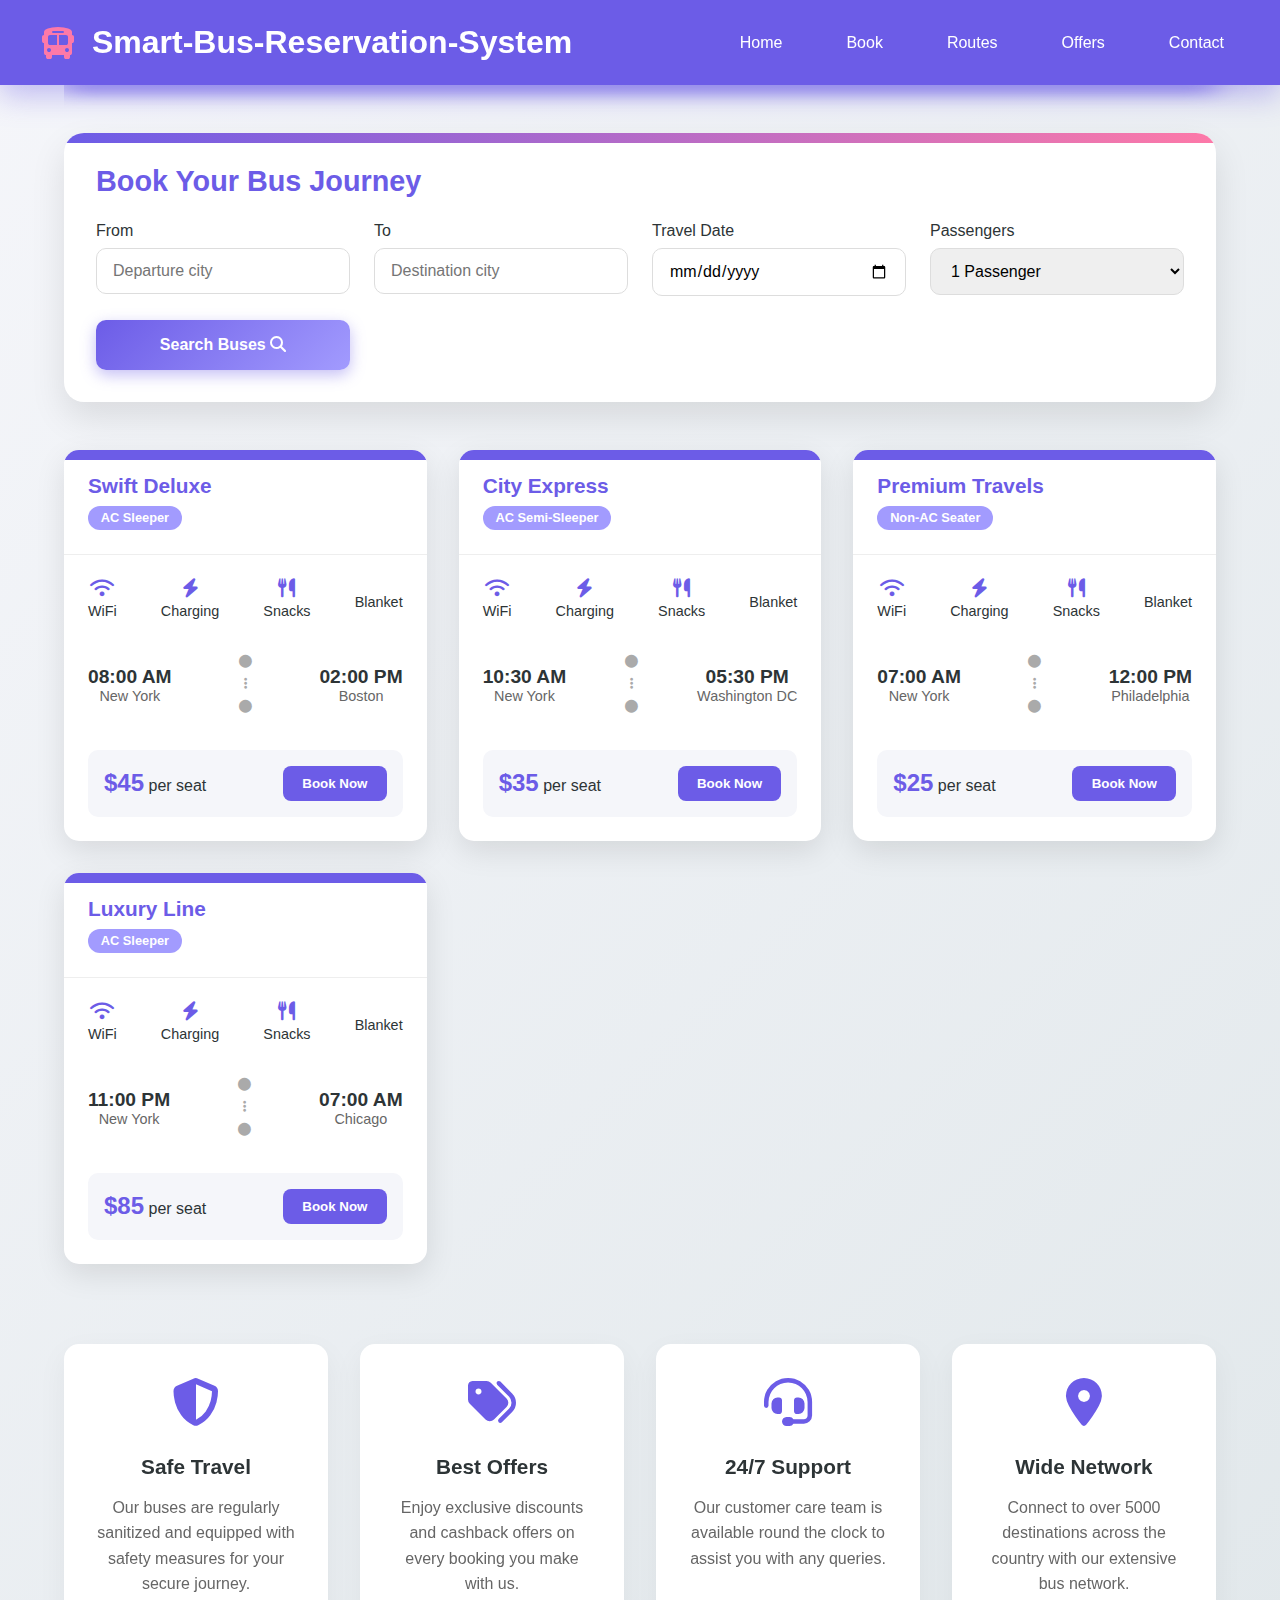
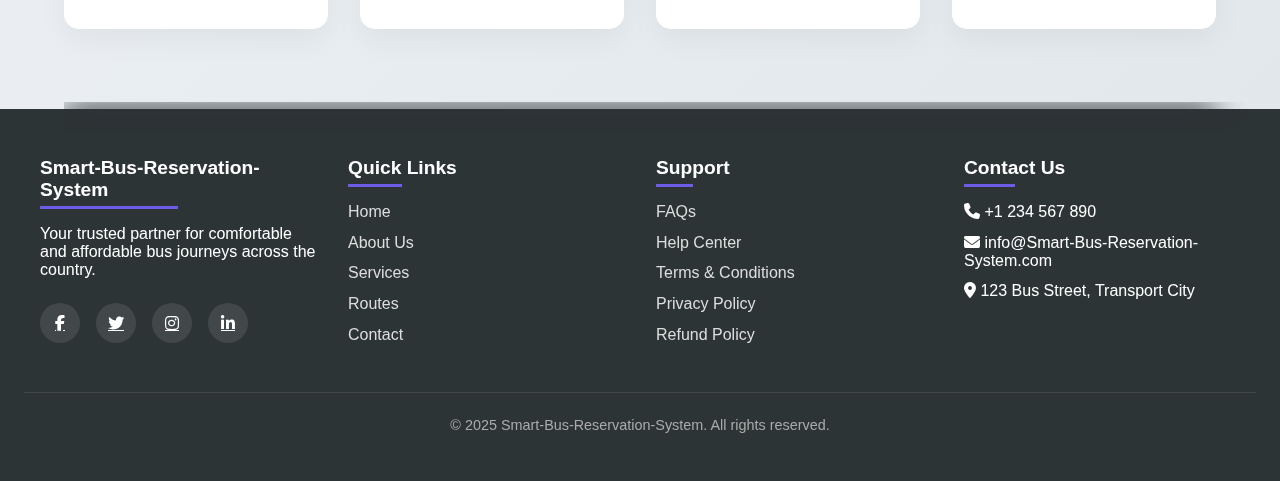
<file: SmartBusReservatinSystem/SmartBusFrontEnd.html>
<!DOCTYPE html>
<html lang="en">
<head>
    <meta charset="UTF-8">
    <meta name="viewport" content="width=device-width, initial-scale=1.0">
    <title>Bus Reservation System</title>
    <link rel="stylesheet" href="https://cdnjs.cloudflare.com/ajax/libs/font-awesome/6.4.0/css/all.min.css">
    <style>
        :root {
            --primary: #6c5ce7;
            --secondary: #a29bfe;
            --accent: #fd79a8;
            --dark: #2d3436;
            --light: #f5f6fa;
            --success: #00b894;
            --warning: #fdcb6e;
            --danger: #d63031;
        }

        * {
            margin: 0;
            padding: 0;
            box-sizing: border-box;
            font-family: 'Segoe UI', Tahoma, Geneva, Verdana, sans-serif;
        }

        body {
            background: linear-gradient(135deg, var(--light), #dfe6e9);
            min-height: 100vh;
            overflow-x: hidden;
            color: var(--dark);
        }

        /* 3D Header */
        header {
            background: var(--primary);
            color: white;
            padding: 1.5rem;
            text-align: center;
            position: relative;
            transform-style: preserve-3d;
            box-shadow: 0 10px 30px rgba(108, 92, 231, 0.4);
            z-index: 10;
        }

        header::before {
            content: '';
            position: absolute;
            bottom: -15px;
            left: 5%;
            width: 90%;
            height: 30px;
            background: var(--primary);
            transform: rotateX(60deg);
            filter: blur(15px);
            opacity: 0.7;
            z-index: -1;
        }

        .logo {
            font-size: 2rem;
            font-weight: bold;
            display: flex;
            align-items: center;
            justify-content: center;
            gap: 1rem;
            transform: translateZ(20px);
        }

        .logo i {
            color: var(--accent);
            animation: bounce 2s infinite;
        }

        nav {
            display: flex;
            justify-content: space-between;
            align-items: center;
            max-width: 1200px;
            margin: 0 auto;
        }

        .nav-links {
            display: flex;
            gap: 2rem;
        }

        .nav-links a {
            color: white;
            text-decoration: none;
            font-weight: 500;
            transition: all 0.3s;
            padding: 0.5rem 1rem;
            border-radius: 20px;
            transform-style: preserve-3d;
            transform: translateZ(0);
        }

        .nav-links a:hover {
            background: rgba(255, 255, 255, 0.2);
            transform: translateZ(10px);
        }

        .mobile-menu-btn {
            display: none;
            background: none;
            border: none;
            color: white;
            font-size: 1.5rem;
            cursor: pointer;
        }

        /* Hero Section with 3D Card */
        .hero {
            max-width: 1200px;
            margin: 3rem auto;
            padding: 0 1.5rem;
            display: flex;
            flex-direction: column;
            align-items: center;
            gap: 2rem;
            perspective: 1000px;
        }

        .search-card {
            background: white;
            border-radius: 20px;
            padding: 2rem;
            width: 100%;
            box-shadow: 0 15px 35px rgba(0, 0, 0, 0.1);
            transform-style: preserve-3d;
            transition: transform 0.5s;
            position: relative;
            overflow: hidden;
        }

        .search-card:hover {
            transform: rotateY(5deg) rotateX(5deg) translateY(-5px);
        }

        .search-card::before {
            content: '';
            position: absolute;
            top: 0;
            left: 0;
            width: 100%;
            height: 10px;
            background: linear-gradient(90deg, var(--primary), var(--accent));
        }

        .search-card h2 {
            margin-bottom: 1.5rem;
            color: var(--primary);
            font-size: 1.8rem;
        }

        .search-form {
            display: grid;
            grid-template-columns: repeat(auto-fit, minmax(200px, 1fr));
            gap: 1.5rem;
        }

        .form-group {
            display: flex;
            flex-direction: column;
            gap: 0.5rem;
        }

        .form-group label {
            font-weight: 500;
            color: var(--dark);
        }

        .form-group input, .form-group select {
            padding: 0.8rem 1rem;
            border: 1px solid #ddd;
            border-radius: 10px;
            font-size: 1rem;
            transition: all 0.3s;
        }

        .form-group input:focus, .form-group select:focus {
            outline: none;
            border-color: var(--primary);
            box-shadow: 0 0 0 3px rgba(108, 92, 231, 0.2);
        }

        .search-btn {
            background: linear-gradient(135deg, var(--primary), var(--secondary));
            color: white;
            border: none;
            padding: 1rem;
            border-radius: 10px;
            font-size: 1rem;
            font-weight: bold;
            cursor: pointer;
            transition: all 0.3s;
            align-self: flex-end;
            box-shadow: 0 5px 15px rgba(108, 92, 231, 0.4);
            transform-style: preserve-3d;
        }

        .search-btn:hover {
            transform: translateY(-3px) translateZ(10px);
            box-shadow: 0 8px 25px rgba(108, 92, 231, 0.6);
        }

        .search-btn:active {
            transform: translateY(0) translateZ(0);
        }

        /* 3D Bus Cards */
        .bus-list {
            max-width: 1200px;
            margin: 3rem auto;
            padding: 0 1.5rem;
            display: grid;
            grid-template-columns: repeat(auto-fill, minmax(300px, 1fr));
            gap: 2rem;
            perspective: 1000px;
        }

        .bus-card {
            background: white;
            border-radius: 15px;
            overflow: hidden;
            box-shadow: 0 10px 30px rgba(0, 0, 0, 0.1);
            transition: all 0.5s;
            transform-style: preserve-3d;
            position: relative;
            cursor: pointer;
        }

        .bus-card:hover {
            transform: rotateY(10deg) scale(1.03);
            box-shadow: 0 15px 40px rgba(0, 0, 0, 0.2);
        }

        .bus-card::before {
            content: '';
            position: absolute;
            top: 0;
            left: 0;
            width: 100%;
            height: 10px;
            background: var(--primary);
        }

        .bus-card-header {
            padding: 1.5rem;
            background: white;
            border-bottom: 1px solid #eee;
        }

        .bus-name {
            font-size: 1.3rem;
            font-weight: bold;
            color: var(--primary);
            margin-bottom: 0.5rem;
        }

        .bus-type {
            display: inline-block;
            padding: 0.3rem 0.8rem;
            background: var(--secondary);
            color: white;
            border-radius: 20px;
            font-size: 0.8rem;
            font-weight: bold;
        }

        .bus-card-body {
            padding: 1.5rem;
            display: flex;
            flex-direction: column;
            gap: 1rem;
        }

        .bus-info {
            display: flex;
            justify-content: space-between;
            align-items: center;
        }

        .bus-info-item {
            display: flex;
            flex-direction: column;
            align-items: center;
            gap: 0.3rem;
        }

        .bus-info-item i {
            font-size: 1.2rem;
            color: var(--primary);
        }

        .bus-info-item span {
            font-size: 0.9rem;
            color: var(--dark);
        }

        .bus-timings {
            display: flex;
            justify-content: space-between;
            align-items: center;
            margin-top: 1rem;
        }

        .timing {
            display: flex;
            flex-direction: column;
            align-items: center;
        }

        .timing-time {
            font-weight: bold;
            font-size: 1.2rem;
        }

        .timing-place {
            font-size: 0.9rem;
            color: #666;
        }

        .bus-separator {
            display: flex;
            flex-direction: column;
            align-items: center;
            color: #aaa;
            font-size: 0.8rem;
        }

        .bus-separator i {
            margin: 0.3rem 0;
        }

        .bus-price {
            background: var(--light);
            padding: 1rem;
            border-radius: 10px;
            display: flex;
            justify-content: space-between;
            align-items: center;
            margin-top: 1rem;
        }

        .price-amount {
            font-size: 1.5rem;
            font-weight: bold;
            color: var(--primary);
        }

        .book-btn {
            background: var(--primary);
            color: white;
            border: none;
            padding: 0.6rem 1.2rem;
            border-radius: 8px;
            font-weight: bold;
            cursor: pointer;
            transition: all 0.3s;
        }

        .book-btn:hover {
            background: var(--secondary);
            transform: translateY(-2px);
        }

        /* 3D Features Section */
        .features {
            max-width: 1200px;
            margin: 5rem auto;
            padding: 0 1.5rem;
            display: grid;
            grid-template-columns: repeat(auto-fit, minmax(250px, 1fr));
            gap: 2rem;
            perspective: 1000px;
        }

        .feature-card {
            background: white;
            padding: 2rem;
            border-radius: 15px;
            text-align: center;
            box-shadow: 0 10px 30px rgba(0, 0, 0, 0.05);
            transition: all 0.5s;
            transform-style: preserve-3d;
        }

        .feature-card:hover {
            transform: rotateX(5deg) translateY(-10px);
            box-shadow: 0 15px 40px rgba(0, 0, 0, 0.1);
        }

        .feature-icon {
            font-size: 3rem;
            color: var(--primary);
            margin-bottom: 1.5rem;
            transition: all 0.5s;
        }

        .feature-card:hover .feature-icon {
            transform: rotateY(180deg) translateZ(20px);
            color: var(--accent);
        }

        .feature-title {
            font-size: 1.3rem;
            margin-bottom: 1rem;
            color: var(--dark);
        }

        .feature-desc {
            color: #666;
            line-height: 1.6;
        }

        /* 3D Footer */
        footer {
            background: var(--dark);
            color: white;
            padding: 3rem 1.5rem;
            text-align: center;
            position: relative;
            transform-style: preserve-3d;
        }

        footer::before {
            content: '';
            position: absolute;
            top: -15px;
            left: 5%;
            width: 90%;
            height: 30px;
            background: var(--dark);
            transform: rotateX(-60deg);
            filter: blur(15px);
            opacity: 0.7;
            z-index: -1;
        }

        .footer-content {
            max-width: 1200px;
            margin: 0 auto;
            display: grid;
            grid-template-columns: repeat(auto-fit, minmax(200px, 1fr));
            gap: 2rem;
            text-align: left;
        }

        .footer-column h3 {
            font-size: 1.2rem;
            margin-bottom: 1.5rem;
            position: relative;
            display: inline-block;
        }

        .footer-column h3::after {
            content: '';
            position: absolute;
            bottom: -8px;
            left: 0;
            width: 50%;
            height: 3px;
            background: var(--primary);
        }

        .footer-links {
            list-style: none;
            display: flex;
            flex-direction: column;
            gap: 0.8rem;
        }

        .footer-links a {
            color: #ddd;
            text-decoration: none;
            transition: all 0.3s;
        }

        .footer-links a:hover {
            color: white;
            padding-left: 5px;
        }

        .social-links {
            display: flex;
            gap: 1rem;
            margin-top: 1.5rem;
        }

        .social-links a {
            color: white;
            background: rgba(255, 255, 255, 0.1);
            width: 40px;
            height: 40px;
            border-radius: 50%;
            display: flex;
            align-items: center;
            justify-content: center;
            transition: all 0.3s;
        }

        .social-links a:hover {
            background: var(--primary);
            transform: translateY(-5px) translateZ(10px);
        }

        .copyright {
            margin-top: 3rem;
            padding-top: 1.5rem;
            border-top: 1px solid rgba(255, 255, 255, 0.1);
            font-size: 0.9rem;
            color: #aaa;
        }

        /* 3D Animations */
        @keyframes bounce {
            0%, 100% {
                transform: translateY(0) translateZ(0);
            }
            50% {
                transform: translateY(-10px) translateZ(10px);
            }
        }

        @keyframes float {
            0%, 100% {
                transform: translateY(0) translateZ(0);
            }
            50% {
                transform: translateY(-20px) translateZ(20px);
            }
        }

        .floating {
            animation: float 6s ease-in-out infinite;
        }

        /* Responsive Design */
        @media (max-width: 768px) {
            .nav-links {
                display: none;
                flex-direction: column;
                position: absolute;
                top: 80px;
                left: 0;
                width: 100%;
                background: var(--primary);
                padding: 1rem;
                z-index: 100;
                box-shadow: 0 10px 20px rgba(0, 0, 0, 0.1);
            }

            .nav-links.active {
                display: flex;
            }

            .mobile-menu-btn {
                display: block;
            }

            .search-form {
                grid-template-columns: 1fr;
            }

            .hero {
                margin: 2rem auto;
            }

            .features {
                grid-template-columns: 1fr;
            }
        }

        /* 3D Modal */
        .modal {
            display: none;
            position: fixed;
            top: 0;
            left: 0;
            width: 100%;
            height: 100%;
            background: rgba(0, 0, 0, 0.7);
            z-index: 1000;
            align-items: center;
            justify-content: center;
            perspective: 1000px;
        }

        .modal-content {
            background: white;
            padding: 2rem;
            border-radius: 15px;
            max-width: 500px;
            width: 90%;
            transform-style: preserve-3d;
            animation: modalEnter 0.5s forwards;
            position: relative;
        }

        @keyframes modalEnter {
            from {
                transform: rotateX(90deg) translateY(-100px);
                opacity: 0;
            }
            to {
                transform: rotateX(0) translateY(0);
                opacity: 1;
            }
        }

        .modal-header {
            display: flex;
            justify-content: space-between;
            align-items: center;
            margin-bottom: 1.5rem;
            padding-bottom: 1rem;
            border-bottom: 1px solid #eee;
        }

        .modal-title {
            font-size: 1.5rem;
            color: var(--primary);
        }

        .close-btn {
            background: none;
            border: none;
            font-size: 1.5rem;
            cursor: pointer;
            color: #666;
        }

        .modal-body {
            margin-bottom: 1.5rem;
        }

        .seat-selection {
            display: grid;
            grid-template-columns: repeat(4, 1fr);
            gap: 1rem;
            margin-bottom: 2rem;
        }

        .seat {
            width: 40px;
            height: 40px;
            background: #eee;
            border-radius: 5px;
            display: flex;
            align-items: center;
            justify-content: center;
            cursor: pointer;
            transition: all 0.3s;
            transform-style: preserve-3d;
        }

        .seat.selected {
            background: var(--success);
            color: white;
            transform: translateZ(10px);
        }

        .seat.booked {
            background: #ddd;
            color: #999;
            cursor: not-allowed;
        }

        .seat.available:hover {
            background: var(--secondary);
            color: white;
            transform: translateZ(5px);
        }

        .modal-footer {
            display: flex;
            justify-content: flex-end;
            gap: 1rem;
        }

        .confirm-btn {
            background: var(--success);
            color: white;
            border: none;
            padding: 0.8rem 1.5rem;
            border-radius: 8px;
            font-weight: bold;
            cursor: pointer;
            transition: all 0.3s;
        }

        .confirm-btn:hover {
            background: #00a884;
            transform: translateY(-2px);
        }

        .cancel-btn {
            background: #eee;
            color: var(--dark);
            border: none;
            padding: 0.8rem 1.5rem;
            border-radius: 8px;
            font-weight: bold;
            cursor: pointer;
            transition: all 0.3s;
        }

        .cancel-btn:hover {
            background: #ddd;
            transform: translateY(-2px);
        }

        /* Floating bus animation */
        .floating-bus {
            position: absolute;
            font-size: 3rem;
            color: var(--primary);
            animation: float 6s ease-in-out infinite;
            opacity: 0.2;
            z-index: -1;
        }

        .bus-1 {
            top: 20%;
            left: 5%;
            animation-delay: 0s;
        }

        .bus-2 {
            top: 60%;
            right: 10%;
            animation-delay: 1s;
        }

        .bus-3 {
            bottom: 10%;
            left: 15%;
            animation-delay: 2s;
        }
    </style>
</head>
<body>
    <header>
        <nav>
            <div class="logo">
                <i class="fas fa-bus"></i>
                <span>Smart-Bus-Reservation-System</span>
            </div>
            <button class="mobile-menu-btn" id="mobileMenuBtn">
                <i class="fas fa-bars"></i>
            </button>
            <div class="nav-links" id="navLinks">
                <a href="#">Home</a>
                <a href="#">Book</a>
                <a href="#">Routes</a>
                <a href="#">Offers</a>
                <a href="#">Contact</a>
            </div>
        </nav>
    </header>

    <div class="floating-bus bus-1">
        <i class="fas fa-bus"></i>
    </div>
    <div class="floating-bus bus-2">
        <i class="fas fa-bus"></i>
    </div>
    <div class="floating-bus bus-3">
        <i class="fas fa-bus"></i>
    </div>

    <section class="hero">
        <div class="search-card floating">
            <h2>Book Your Bus Journey</h2>
            <form class="search-form" id="searchForm">
                <div class="form-group">
                    <label for="from">From</label>
                    <input type="text" id="from" placeholder="Departure city" required>
                </div>
                <div class="form-group">
                    <label for="to">To</label>
                    <input type="text" id="to" placeholder="Destination city" required>
                </div>
                <div class="form-group">
                    <label for="date">Travel Date</label>
                    <input type="date" id="date" required>
                </div>
                <div class="form-group">
                    <label for="passengers">Passengers</label>
                    <select id="passengers">
                        <option value="1">1 Passenger</option>
                        <option value="2">2 Passengers</option>
                        <option value="3">3 Passengers</option>
                        <option value="4">4 Passengers</option>
                        <option value="5">5 Passengers</option>
                    </select>
                </div>
                <button type="submit" class="search-btn">Search Buses <i class="fas fa-search"></i></button>
            </form>
        </div>
    </section>

    <section class="bus-list" id="busList">
        <!-- Buses will be loaded here by JavaScript -->
    </section>

    <section class="features">
        <div class="feature-card">
            <div class="feature-icon">
                <i class="fas fa-shield-alt"></i>
            </div>
            <h3 class="feature-title">Safe Travel</h3>
            <p class="feature-desc">Our buses are regularly sanitized and equipped with safety measures for your secure journey.</p>
        </div>
        <div class="feature-card">
            <div class="feature-icon">
                <i class="fas fa-tags"></i>
            </div>
            <h3 class="feature-title">Best Offers</h3>
            <p class="feature-desc">Enjoy exclusive discounts and cashback offers on every booking you make with us.</p>
        </div>
        <div class="feature-card">
            <div class="feature-icon">
                <i class="fas fa-headset"></i>
            </div>
            <h3 class="feature-title">24/7 Support</h3>
            <p class="feature-desc">Our customer care team is available round the clock to assist you with any queries.</p>
        </div>
        <div class="feature-card">
            <div class="feature-icon">
                <i class="fas fa-map-marker-alt"></i>
            </div>
            <h3 class="feature-title">Wide Network</h3>
            <p class="feature-desc">Connect to over 5000 destinations across the country with our extensive bus network.</p>
        </div>
    </section>

    <footer>
        <div class="footer-content">
            <div class="footer-column">
                <h3>Smart-Bus-Reservation-System</h3>
                <p>Your trusted partner for comfortable and affordable bus journeys across the country.</p>
                <div class="social-links">
                    <a href="#"><i class="fab fa-facebook-f"></i></a>
                    <a href="#"><i class="fab fa-twitter"></i></a>
                    <a href="#"><i class="fab fa-instagram"></i></a>
                    <a href="#"><i class="fab fa-linkedin-in"></i></a>
                </div>
            </div>
            <div class="footer-column">
                <h3>Quick Links</h3>
                <ul class="footer-links">
                    <li><a href="#">Home</a></li>
                    <li><a href="#">About Us</a></li>
                    <li><a href="#">Services</a></li>
                    <li><a href="#">Routes</a></li>
                    <li><a href="#">Contact</a></li>
                </ul>
            </div>
            <div class="footer-column">
                <h3>Support</h3>
                <ul class="footer-links">
                    <li><a href="#">FAQs</a></li>
                    <li><a href="#">Help Center</a></li>
                    <li><a href="#">Terms & Conditions</a></li>
                    <li><a href="#">Privacy Policy</a></li>
                    <li><a href="#">Refund Policy</a></li>
                </ul>
            </div>
            <div class="footer-column">
                <h3>Contact Us</h3>
                <ul class="footer-links">
                    <li><i class="fas fa-phone"></i> +1 234 567 890</li>
                    <li><i class="fas fa-envelope"></i> info@Smart-Bus-Reservation-System.com</li>
                    <li><i class="fas fa-map-marker-alt"></i> 123 Bus Street, Transport City</li>
                </ul>
            </div>
        </div>
        <div class="copyright">
            &copy; 2025 Smart-Bus-Reservation-System. All rights reserved.
        </div>
    </footer>

    <!-- Booking Modal -->
    <div class="modal" id="bookingModal">
        <div class="modal-content">
            <div class="modal-header">
                <h3 class="modal-title">Book Your Seat</h3>
                <button class="close-btn" id="closeModal">&times;</button>
            </div>
            <div class="modal-body">
                <h4 id="modalBusName"></h4>
                <p id="modalBusTiming"></p>
                <div class="seat-selection" id="seatSelection">
                    <!-- Seats will be generated by JavaScript -->
                </div>
                <div class="selected-seats">
                    <strong>Selected Seats:</strong> <span id="selectedSeatsDisplay">None</span>
                </div>
                <div class="total-price">
                    <strong>Total Price:</strong> $<span id="totalPrice">0</span>
                </div>
            </div>
            <div class="modal-footer">
                <button class="cancel-btn" id="cancelBooking">Cancel</button>
                <button class="confirm-btn" id="confirmBooking">Confirm Booking</button>
            </div>
        </div>
    </div>

    <script>
        // Mobile Menu Toggle
        const mobileMenuBtn = document.getElementById('mobileMenuBtn');
        const navLinks = document.getElementById('navLinks');

        mobileMenuBtn.addEventListener('click', () => {
            navLinks.classList.toggle('active');
        });

        // Sample Bus Data
        const buses = [
            {
                id: 1,
                name: "Swift Deluxe",
                type: "AC Sleeper",
                departure: "08:00 AM",
                arrival: "02:00 PM",
                from: "New York",
                to: "Boston",
                amenities: ["wifi", "charging", "blanket", "water"],
                price: 45,
                seats: 36,
                bookedSeats: [4, 5, 12, 13, 20, 21]
            },
            {
                id: 2,
                name: "City Express",
                type: "AC Semi-Sleeper",
                departure: "10:30 AM",
                arrival: "05:30 PM",
                from: "New York",
                to: "Washington DC",
                amenities: ["wifi", "charging", "water"],
                price: 35,
                seats: 40,
                bookedSeats: [1, 2, 15, 16, 25, 26, 35, 36]
            },
            {
                id: 3,
                name: "Premium Travels",
                type: "Non-AC Seater",
                departure: "07:00 AM",
                arrival: "12:00 PM",
                from: "New York",
                to: "Philadelphia",
                amenities: ["charging", "water"],
                price: 25,
                seats: 42,
                bookedSeats: [3, 4, 10, 11, 20, 21, 30, 31, 40, 41]
            },
            {
                id: 4,
                name: "Luxury Line",
                type: "AC Sleeper",
                departure: "11:00 PM",
                arrival: "07:00 AM",
                from: "New York",
                to: "Chicago",
                amenities: ["wifi", "charging", "blanket", "water", "snacks"],
                price: 85,
                seats: 32,
                bookedSeats: [5, 6, 12, 13, 20, 21, 28, 29]
            }
        ];

        // Search Form Submission
        const searchForm = document.getElementById('searchForm');
        const busList = document.getElementById('busList');

        searchForm.addEventListener('submit', (e) => {
            e.preventDefault();
            const from = document.getElementById('from').value;
            const to = document.getElementById('to').value;
            const date = document.getElementById('date').value;
            const passengers = document.getElementById('passengers').value;

            // In a real app, you would fetch buses based on search criteria
            // Here we'll just display all sample buses
            displayBuses(buses);
        });

        // Display Buses
        function displayBuses(buses) {
            busList.innerHTML = '';
            
            buses.forEach(bus => {
                const busCard = document.createElement('div');
                busCard.className = 'bus-card';
                busCard.innerHTML = `
                    <div class="bus-card-header">
                        <h3 class="bus-name">${bus.name}</h3>
                        <span class="bus-type">${bus.type}</span>
                    </div>
                    <div class="bus-card-body">
                        <div class="bus-info">
                            <div class="bus-info-item">
                                <i class="fas fa-wifi ${bus.amenities.includes('wifi') ? '' : 'disabled'}"></i>
                                <span>WiFi</span>
                            </div>
                            <div class="bus-info-item">
                                <i class="fas fa-bolt ${bus.amenities.includes('charging') ? '' : 'disabled'}"></i>
                                <span>Charging</span>
                            </div>
                            <div class="bus-info-item">
                                <i class="fas fa-utensils ${bus.amenities.includes('snacks') ? '' : 'disabled'}"></i>
                                <span>Snacks</span>
                            </div>
                            <div class="bus-info-item">
                                <i class="fas fa-blanket ${bus.amenities.includes('blanket') ? '' : 'disabled'}"></i>
                                <span>Blanket</span>
                            </div>
                        </div>
                        <div class="bus-timings">
                            <div class="timing">
                                <div class="timing-time">${bus.departure}</div>
                                <div class="timing-place">${bus.from}</div>
                            </div>
                            <div class="bus-separator">
                                <i class="fas fa-circle"></i>
                                <i class="fas fa-ellipsis-v"></i>
                                <i class="fas fa-circle"></i>
                            </div>
                            <div class="timing">
                                <div class="timing-time">${bus.arrival}</div>
                                <div class="timing-place">${bus.to}</div>
                            </div>
                        </div>
                        <div class="bus-price">
                            <div>
                                <span class="price-amount">$${bus.price}</span>
                                <span>per seat</span>
                            </div>
                            <button class="book-btn" data-id="${bus.id}">Book Now</button>
                        </div>
                    </div>
                `;
                busList.appendChild(busCard);
            });

            // Add event listeners to book buttons
            document.querySelectorAll('.book-btn').forEach(btn => {
                btn.addEventListener('click', (e) => {
                    const busId = parseInt(e.target.getAttribute('data-id'));
                    const bus = buses.find(b => b.id === busId);
                    openBookingModal(bus);
                });
            });
        }

        // Booking Modal
        const bookingModal = document.getElementById('bookingModal');
        const closeModal = document.getElementById('closeModal');
        const cancelBooking = document.getElementById('cancelBooking');
        const modalBusName = document.getElementById('modalBusName');
        const modalBusTiming = document.getElementById('modalBusTiming');
        const seatSelection = document.getElementById('seatSelection');
        const selectedSeatsDisplay = document.getElementById('selectedSeatsDisplay');
        const totalPrice = document.getElementById('totalPrice');
        const confirmBooking = document.getElementById('confirmBooking');

        let selectedBus = null;
        let selectedSeats = [];

        function openBookingModal(bus) {
            selectedBus = bus;
            selectedSeats = [];
            
            modalBusName.textContent = `${bus.name} (${bus.type})`;
            modalBusTiming.textContent = `${bus.from} to ${bus.to} | ${bus.departure} - ${bus.arrival}`;
            
            // Generate seats
            seatSelection.innerHTML = '';
            for (let i = 1; i <= bus.seats; i++) {
                const seat = document.createElement('div');
                seat.className = `seat ${bus.bookedSeats.includes(i) ? 'booked' : 'available'}`;
                seat.textContent = i;
                seat.setAttribute('data-seat', i);
                
                if (!bus.bookedSeats.includes(i)) {
                    seat.addEventListener('click', toggleSeatSelection);
                }
                
                seatSelection.appendChild(seat);
            }
            
            updateSelectionDisplay();
            bookingModal.style.display = 'flex';
        }

        function toggleSeatSelection(e) {
            const seatNum = parseInt(e.target.getAttribute('data-seat'));
            const index = selectedSeats.indexOf(seatNum);
            
            if (index === -1) {
                selectedSeats.push(seatNum);
                e.target.classList.add('selected');
            } else {
                selectedSeats.splice(index, 1);
                e.target.classList.remove('selected');
            }
            
            updateSelectionDisplay();
        }

        function updateSelectionDisplay() {
            if (selectedSeats.length === 0) {
                selectedSeatsDisplay.textContent = 'None';
            } else {
                selectedSeatsDisplay.textContent = selectedSeats.join(', ');
            }
            
            totalPrice.textContent = selectedSeats.length * selectedBus.price;
        }

        // Close modal
        function closeBookingModal() {
            bookingModal.style.display = 'none';
        }

        closeModal.addEventListener('click', closeBookingModal);
        cancelBooking.addEventListener('click', closeBookingModal);

        // Confirm booking
        confirmBooking.addEventListener('click', () => {
            if (selectedSeats.length === 0) {
                alert('Please select at least one seat.');
                return;
            }
            
            alert(`Booking confirmed for seat(s) ${selectedSeats.join(', ')} on ${selectedBus.name}. Total: $${selectedSeats.length * selectedBus.price}`);
            closeBookingModal();
            
            // In a real app, you would send this data to your backend
            console.log('Booking details:', {
                bus: selectedBus,
                seats: selectedSeats,
                totalPrice: selectedSeats.length * selectedBus.price
            });
        });

        // Close modal when clicking outside
        window.addEventListener('click', (e) => {
            if (e.target === bookingModal) {
                closeBookingModal();
            }
        });

        // Initialize with some buses
        displayBuses(buses);
    </script>
</body>
</html>
</file>
